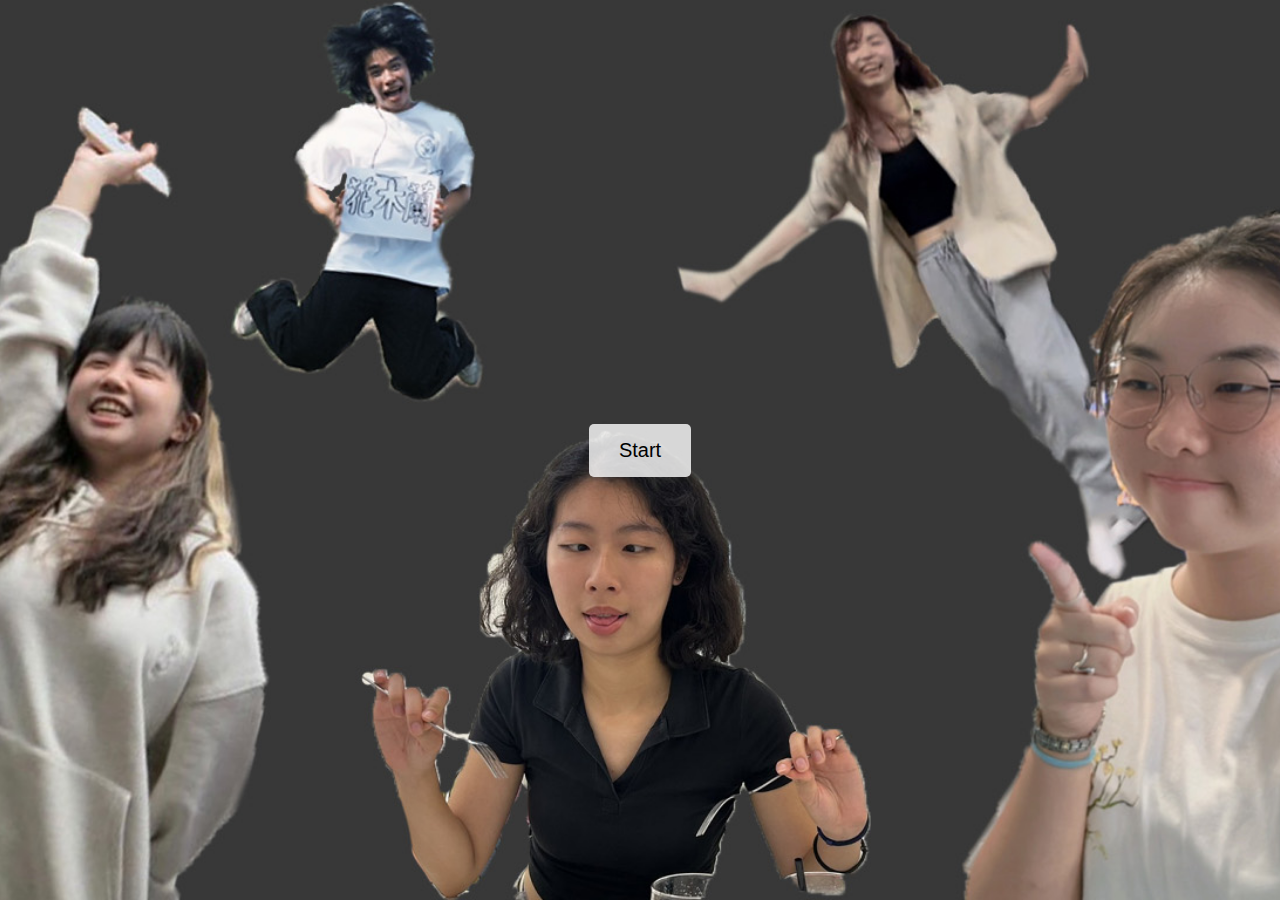
<file: index.html>
<!DOCTYPE html>
<html lang="zh-Hant">
<head>
    <meta charset="UTF-8">
    <meta name="viewport" content="width=device-width, initial-scale=1.0">
    <title>Background Slideshow</title>
    <style>
        body {
            margin: 0;
            padding: 0;
            background-size: cover;
            background-position: center;
            height: 100vh;
            display: flex;
            justify-content: center;
            align-items: center;
        }
        .start-button {
            background-color: rgba(255, 255, 255, 0.8);
            color: #000;
            border: none;
            padding: 15px 30px;
            font-size: 20px;
            cursor: pointer;
            border-radius: 5px;
            transition: background-color 0.3s ease;
        }
        .start-button:hover {
            background-color: rgba(255, 255, 255, 1);
        }
    </style>
    <script>
        const images = ["x1.jpg", "x2.jpg", "x3.jpg", "x4.jpg","x5.jpg", "x6.jpg", "x7.jpg", "x8.jpg","x9.jpg", "x10.jpg", "x11.jpg"]; // 替換為你的圖片名稱
        let currentIndex = 0;
        let direction = 1; // 1 表示正向，-1 表示反向

        function switchBackground() {
            document.body.style.backgroundImage = `url('${images[currentIndex]}')`;

            // 更新索引和方向
            currentIndex += direction;
            if (currentIndex === images.length - 1) direction = -1; // 到達最後一張，改為反向
            else if (currentIndex === 0) direction = 1; // 回到第一張，改為正向
        }

        // 每 0.1 秒切換一次背景
        setInterval(switchBackground, 250);
    </script>
</head>
<body>
    <button class="start-button" onclick="location.href='pointer.html'">
        Start
    </button>
</body>
</html>
</file>
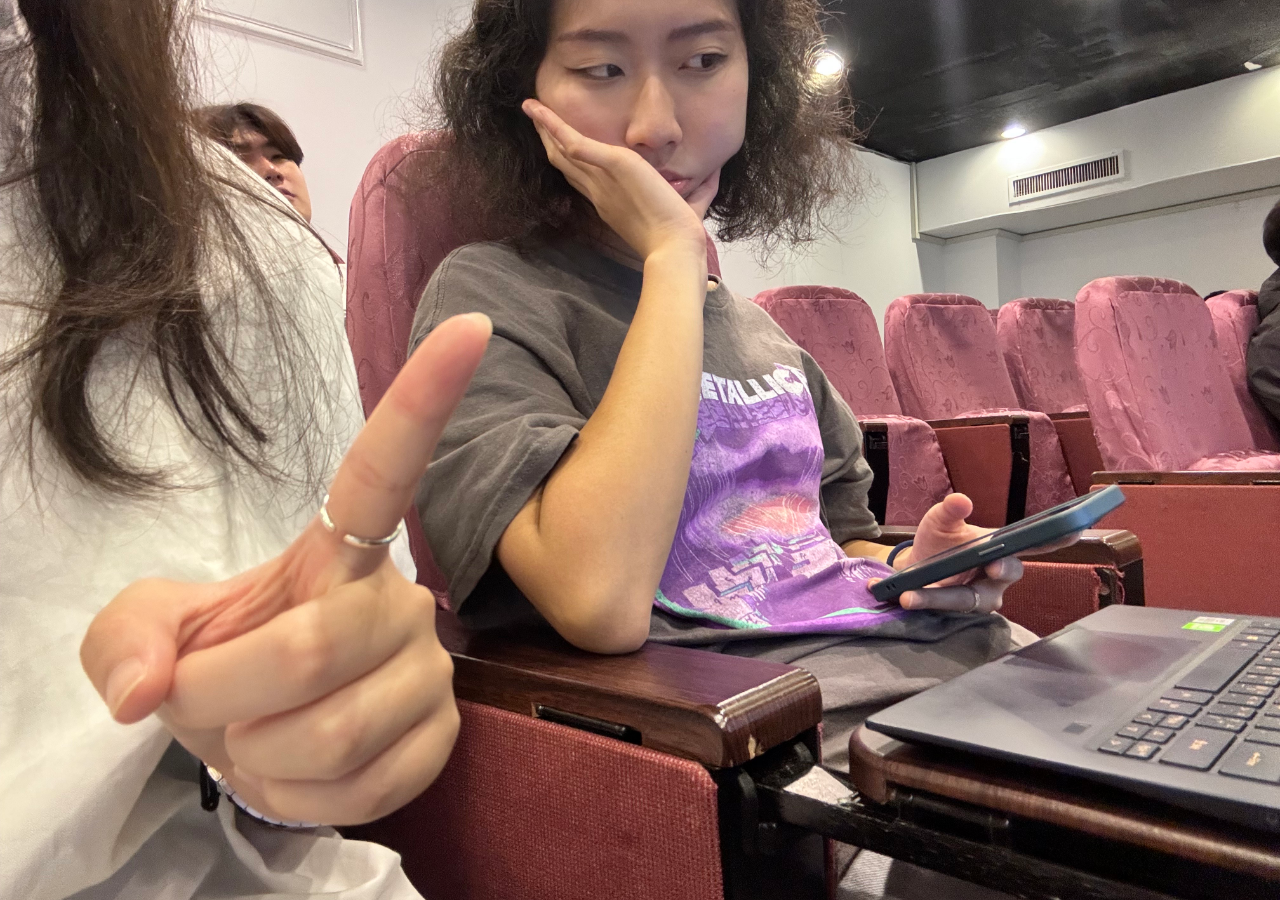
<file: data/index.html>
<!DOCTYPE html>
<html lang="en">
<head>
    <meta charset="UTF-8">
    <meta name="viewport" content="width=device-width, initial-scale=1.0">
    <title>Image Click Tracker</title>
    <link rel="stylesheet" href="style.css">
</head>
<body>
    <!-- 圖片容器 -->
    <div id="image-container">
        <img id="pointer-image" alt="Pointer Image">
    </div>
    <script src="script.js"></script>
</body>
</html>
</file>
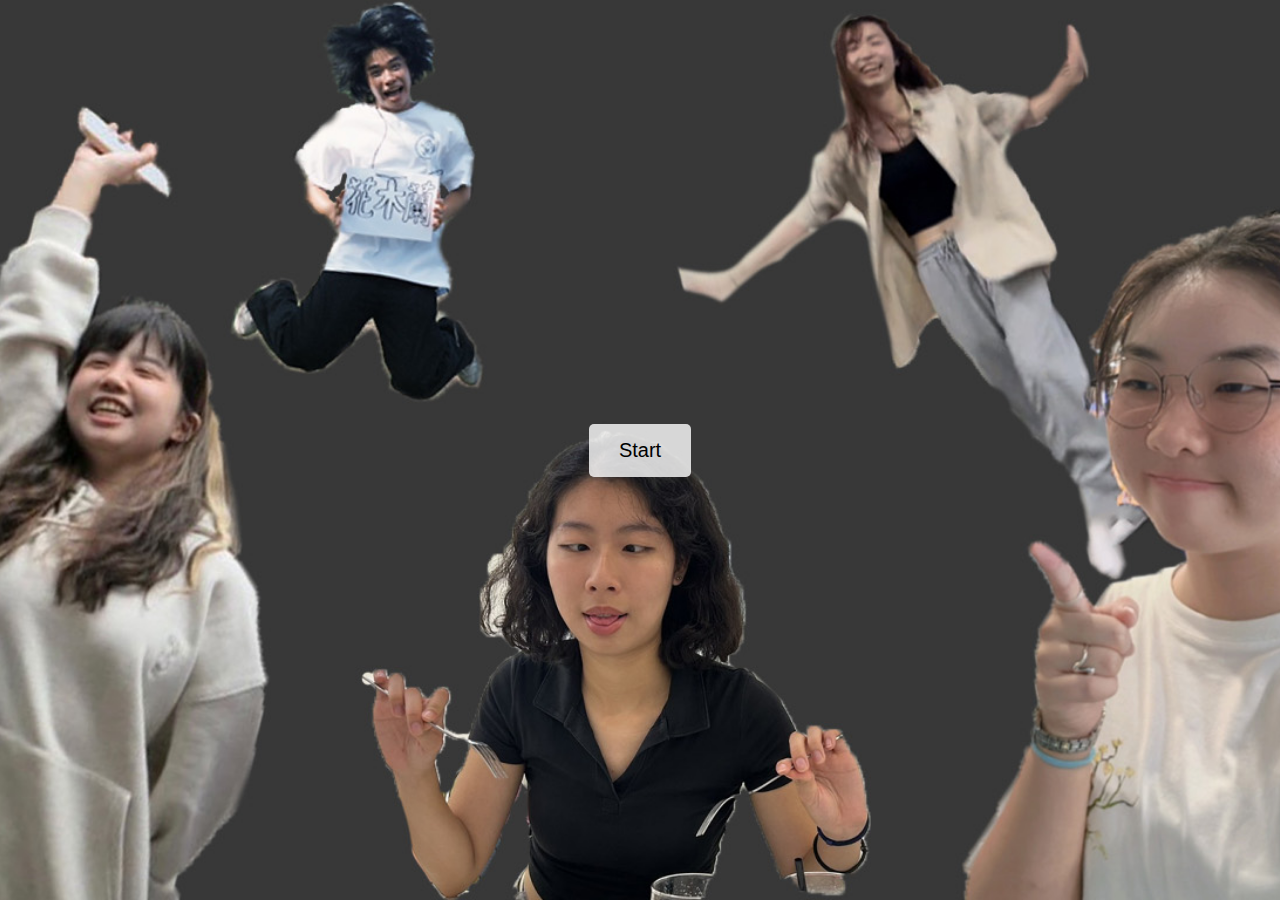
<file: 期末開頭/initial.html>
<!DOCTYPE html>
<html lang="zh-Hant">
<head>
    <meta charset="UTF-8">
    <meta name="viewport" content="width=device-width, initial-scale=1.0">
    <title>Background Slideshow</title>
    <style>
        body {
            margin: 0;
            padding: 0;
            background-size: cover;
            background-position: center;
            height: 100vh;
            display: flex;
            justify-content: center;
            align-items: center;
        }
        .start-button {
            background-color: rgba(255, 255, 255, 0.8);
            color: #000;
            border: none;
            padding: 15px 30px;
            font-size: 20px;
            cursor: pointer;
            border-radius: 5px;
            transition: background-color 0.3s ease;
        }
        .start-button:hover {
            background-color: rgba(255, 255, 255, 1);
        }
    </style>
    <script>
        const images = ["x1.jpg", "x2.jpg", "x3.jpg", "x4.jpg","x5.jpg", "x6.jpg", "x7.jpg", "x8.jpg","x9.jpg", "x10.jpg", "x11.jpg"]; // 替換為你的圖片名稱
        let currentIndex = 0;
        let direction = 1; // 1 表示正向，-1 表示反向

        function switchBackground() {
            document.body.style.backgroundImage = `url('${images[currentIndex]}')`;

            // 更新索引和方向
            currentIndex += direction;
            if (currentIndex === images.length - 1) direction = -1; // 到達最後一張，改為反向
            else if (currentIndex === 0) direction = 1; // 回到第一張，改為正向
        }

        // 每 0.1 秒切換一次背景
        setInterval(switchBackground, 250);
    </script>
</head>
<body>
    <button class="start-button" onclick="location.href='https://gwen1008.github.io/pointer/'">
        Start
    </button>
</body>
</html>
</file>
<file: data/style.css>
/* 基本樣式設置 */
* {
    margin: 0;
    padding: 0;
    box-sizing: border-box;
}

body, html {
    width: 100%;
    height: 100%;
    display: flex;
    justify-content: center;
    align-items: center;
    background-color: #222;
    overflow: hidden;
}

#pointer-image {
    display: block;
    width: 100vw;           /* 設定寬度為視窗的 100% */
    height: 100vh;          /* 設定高度為視窗的 100% */
    object-fit: cover;    /* 圖片保持比例填滿視窗 */
}
</file>
